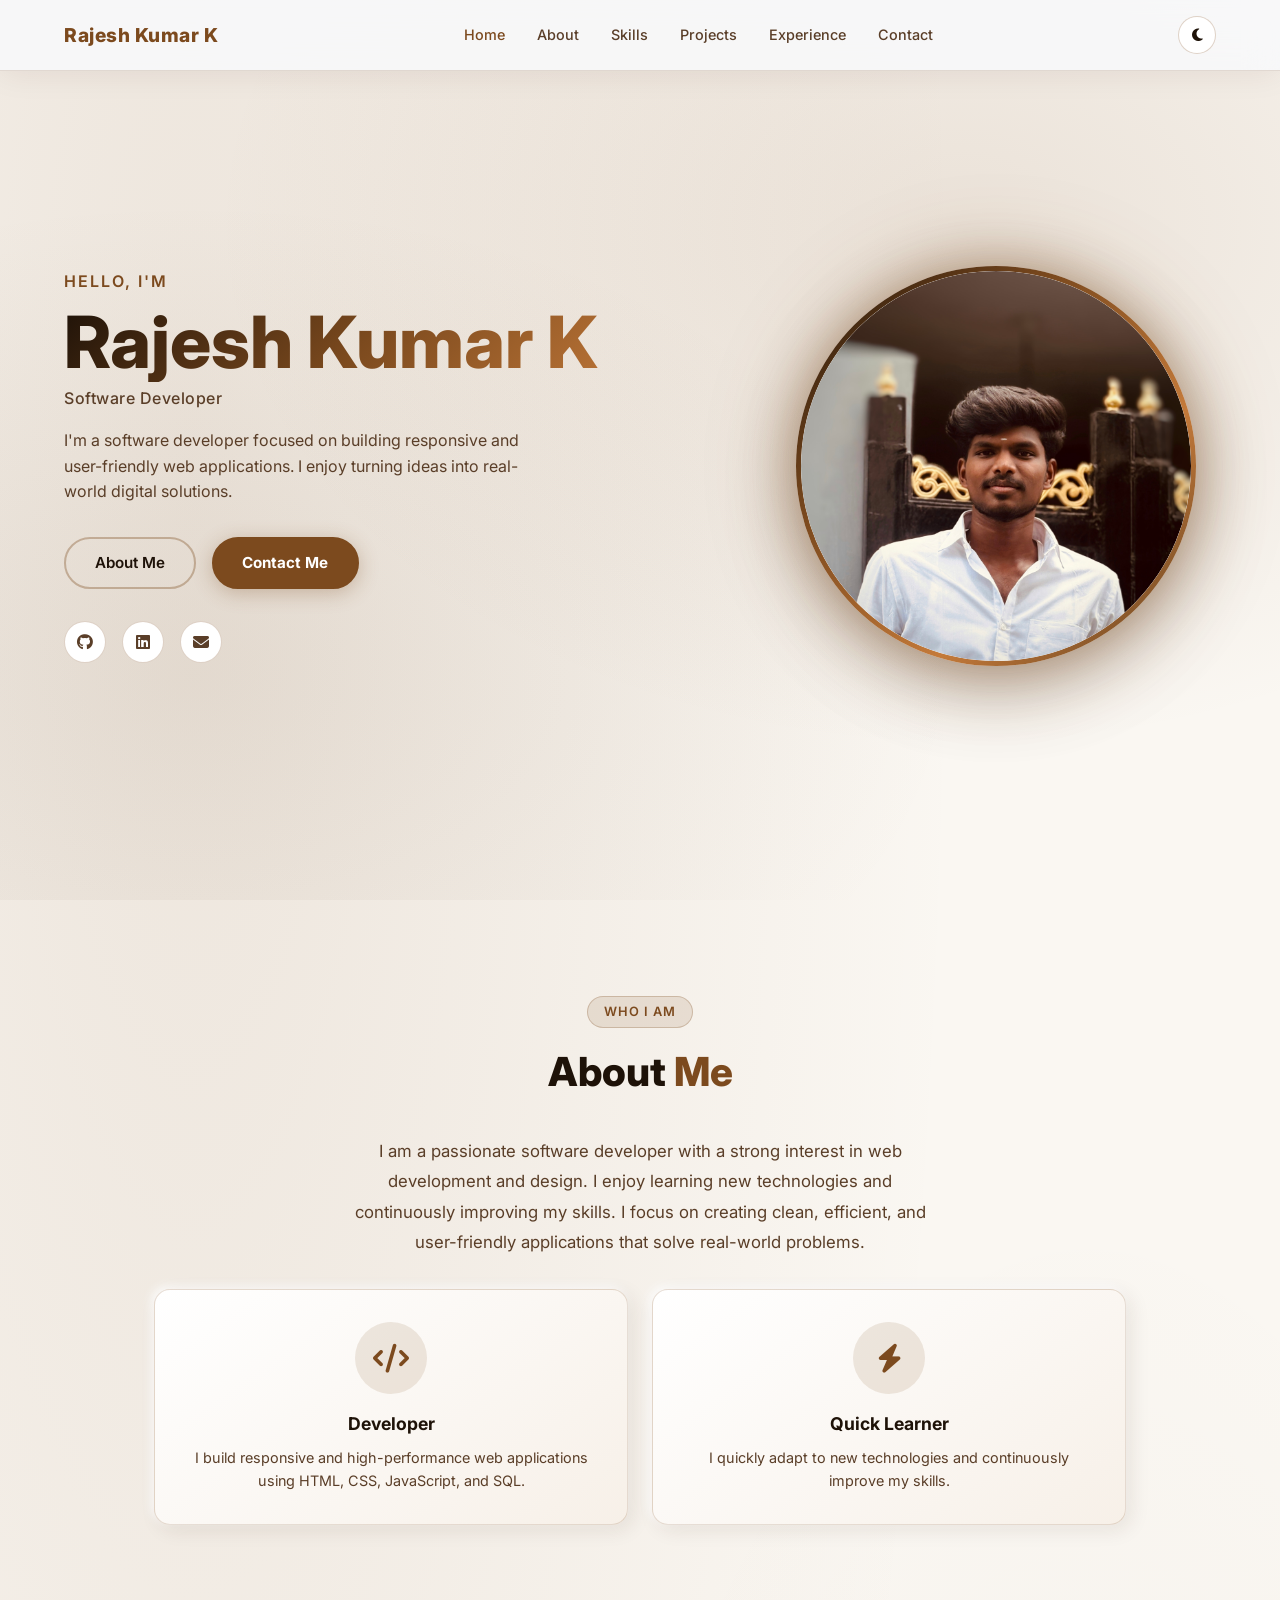
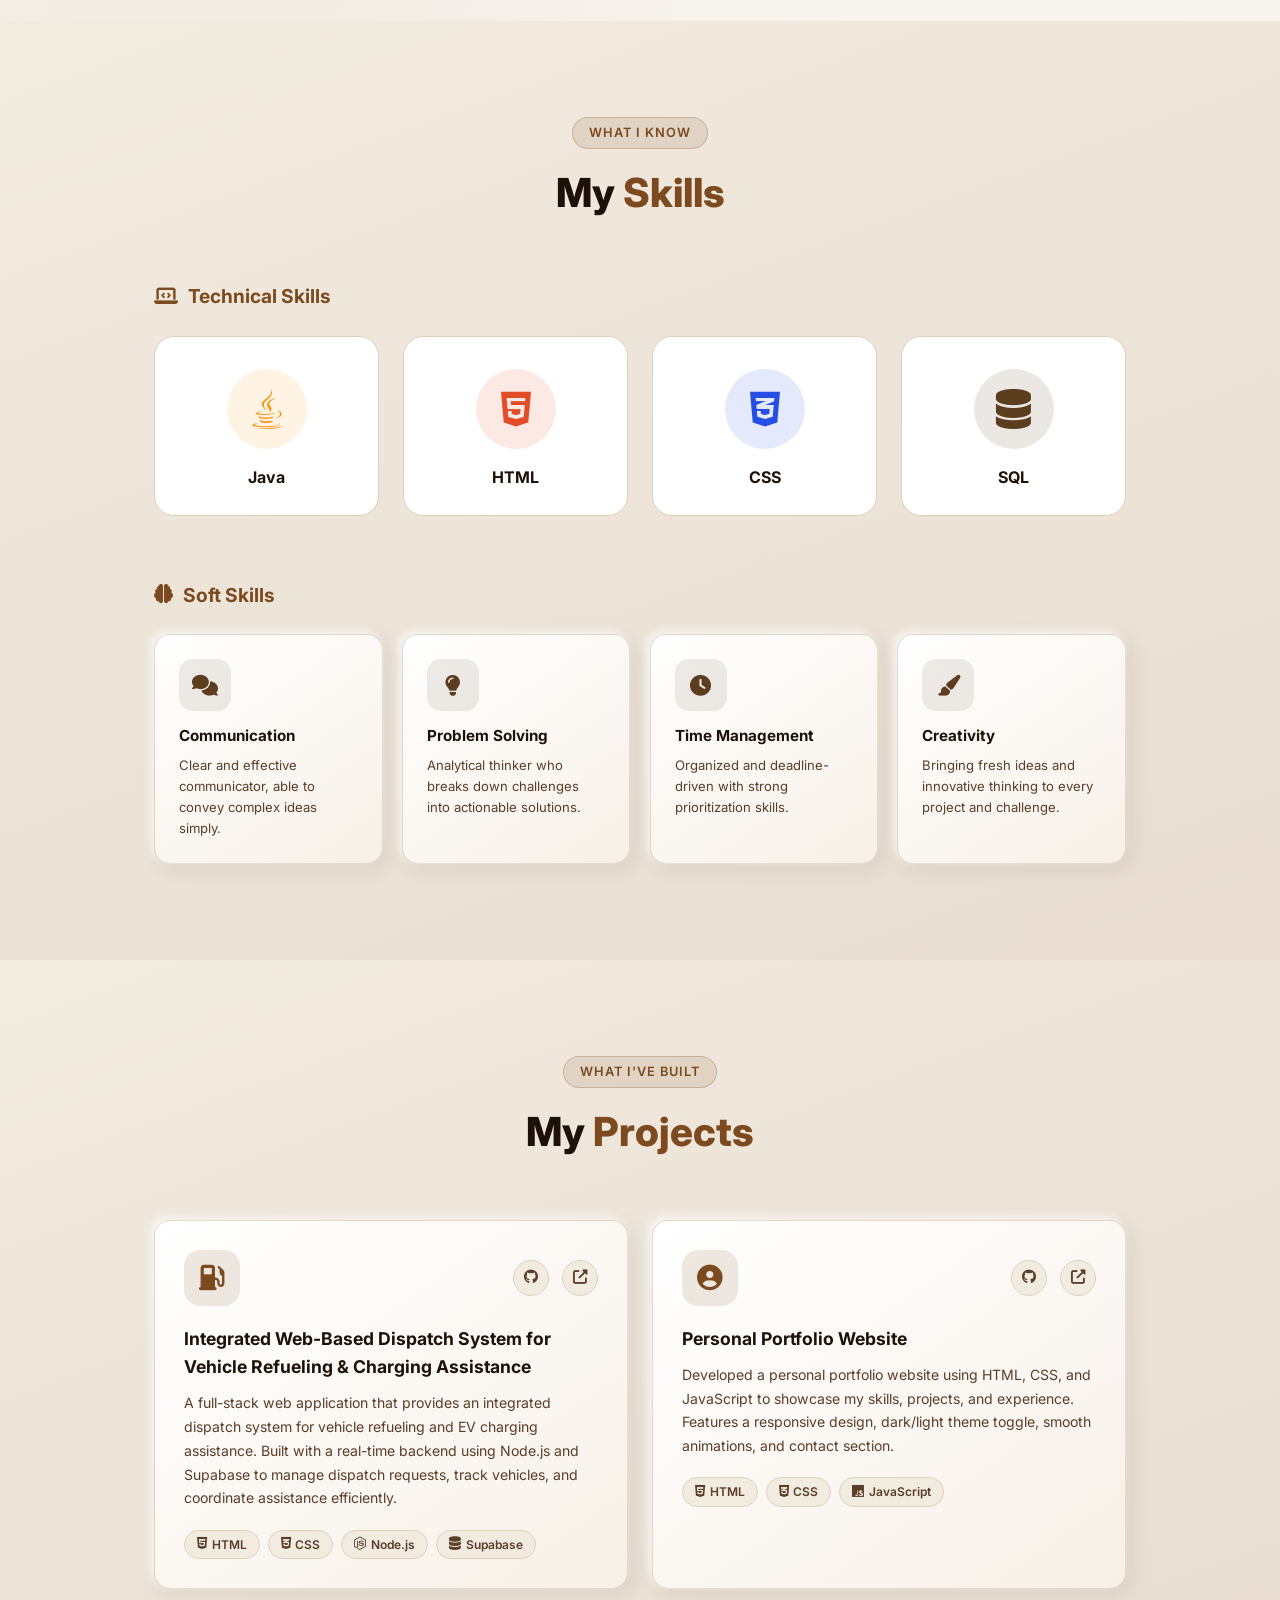
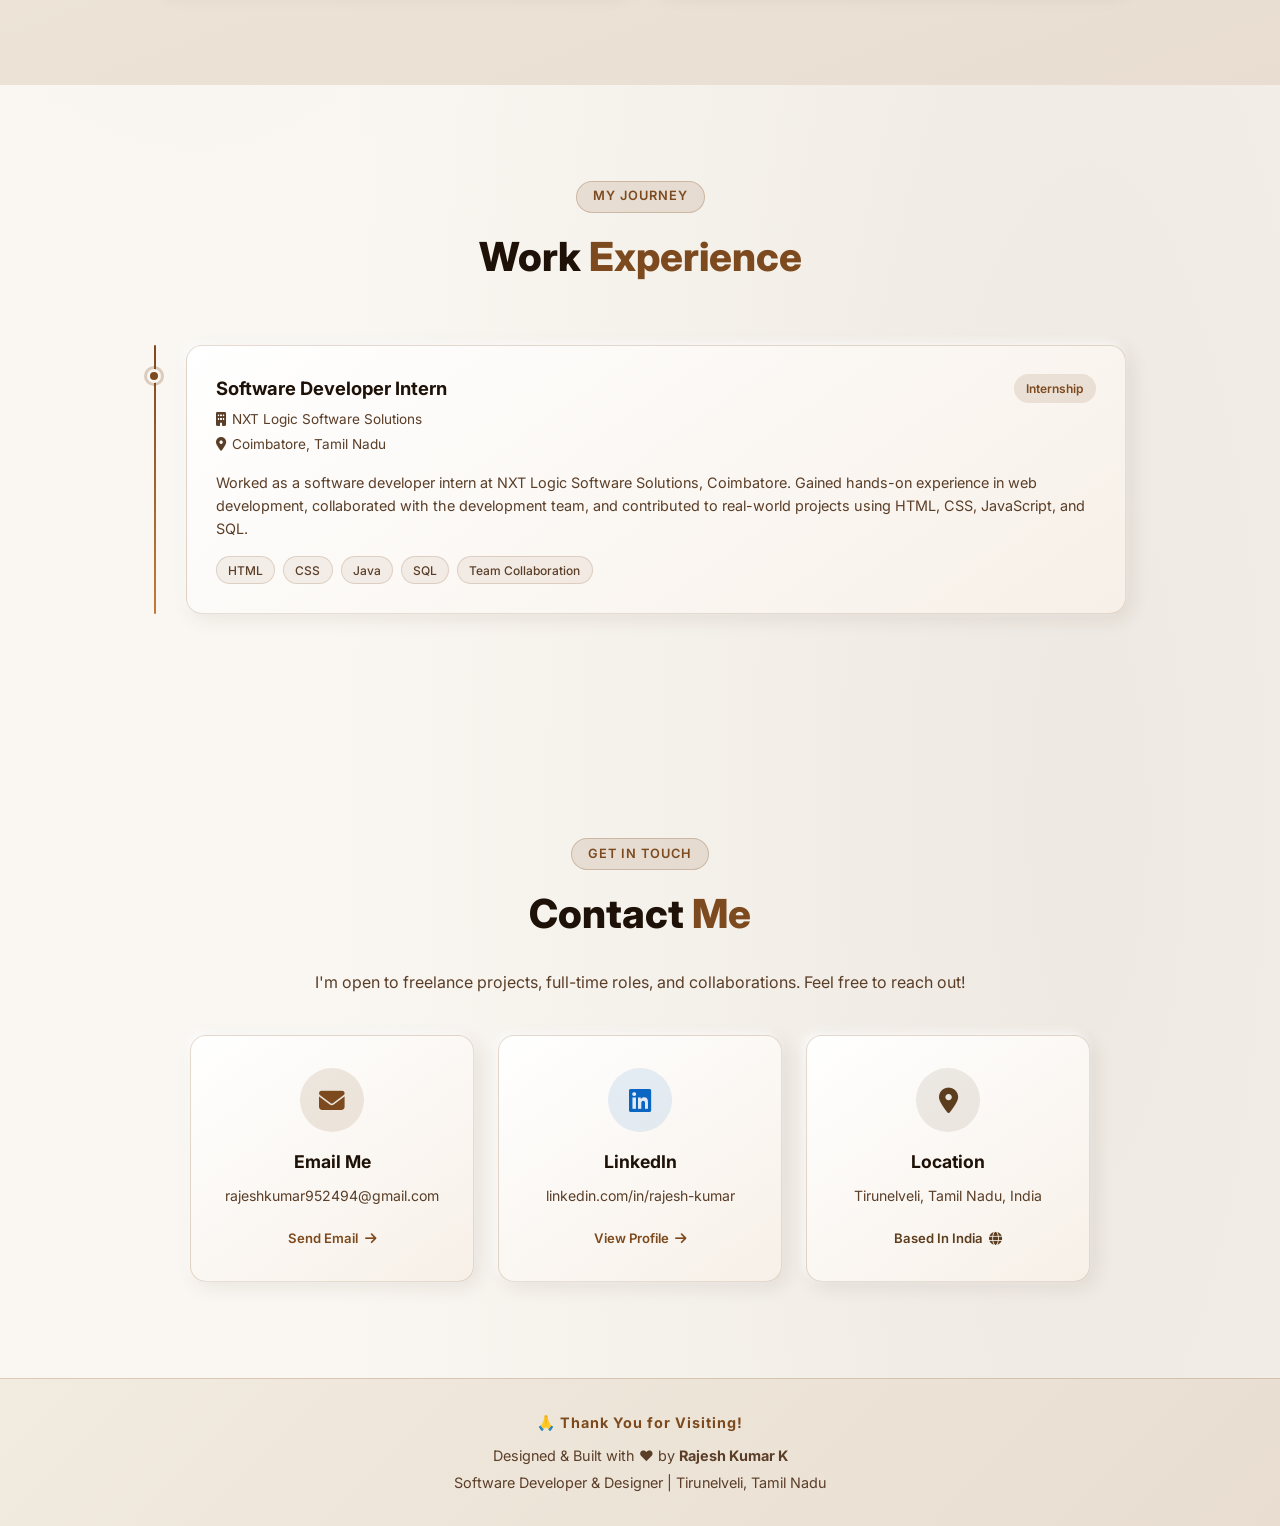
<file: index.html>
<!DOCTYPE html>
<html lang="en" data-theme="light">
<head>
  <meta charset="UTF-8" />
  <meta name="viewport" content="width=device-width, initial-scale=1.0" />
  <title>Portfolio | Software Developer & Designer</title>
  <link rel="stylesheet" href="style.css" />
  <link href="https://fonts.googleapis.com/css2?family=Inter:wght@300;400;500;600;700;800&display=swap" rel="stylesheet" />
  <link rel="stylesheet" href="https://cdnjs.cloudflare.com/ajax/libs/font-awesome/6.5.0/css/all.min.css" />
</head>
<body>

  <!-- NAV -->
  <nav class="navbar" id="navbar">
    <div class="nav-logo">Rajesh Kumar K</div>
    <ul class="nav-links">
      <li><a href="#home">Home</a></li>
      <li><a href="#about">About</a></li>
      <li><a href="#skills">Skills</a></li>
      <li><a href="#projects">Projects</a></li>
      <li><a href="#experience">Experience</a></li>
      <li><a href="#contact">Contact</a></li>
    </ul>
    <div class="nav-right">
      <button class="theme-toggle" id="themeToggle" title="Toggle theme">
        <i class="fas fa-moon" id="themeIcon"></i>
      </button>
      <div class="hamburger" id="hamburger">
        <span></span><span></span><span></span>
      </div>
    </div>
  </nav>

  <!-- HERO -->
  <section class="hero" id="home">
    <div class="hero-content">
      <p class="hero-greeting">Hello, I'm</p>
      <h1 class="hero-name">Rajesh Kumar K</h1>
      <p class="hero-subname">Software Developer</p>
      <p class="hero-desc">
        I'm a software developer focused on building responsive and user-friendly web applications. I enjoy turning ideas into real-world digital solutions.
      </p>
      <div class="hero-btns">
        <a href="#about" class="btn btn-outline">About Me</a>
        <a href="#contact" class="btn btn-primary">Contact Me</a>
      </div>
      <div class="hero-socials">
        <a href="https://github.com/Rajeshk17" target="_blank" rel="noopener noreferrer" title="GitHub"><i class="fab fa-github"></i></a>
        <a href="https://www.linkedin.com/in/rajesh-kumar-b77222259/" target="_blank" rel="noopener noreferrer" title="LinkedIn"><i class="fab fa-linkedin"></i></a>
        <a href="mailto:rajeshkumar952494@gmail.com" target="_blank" rel="noopener noreferrer" title="Email"><i class="fas fa-envelope"></i></a>
      </div>
    </div>
    <div class="hero-visual">
      <div class="avatar-ring">
        <div class="avatar-inner">
          <img src="rajesh.png" alt="Rajesh Kumar K" />
        </div>
      </div>
    </div>
  </section>

  <!-- ABOUT -->
  <section class="section" id="about">
    <div class="container">
      <div class="section-header">
        <span class="section-tag">Who I Am</span>
        <h2 class="section-title">About <span>Me</span></h2>
      </div>
      <p class="about-intro">I am a passionate software developer with a strong interest in web development and design. I enjoy learning new technologies and continuously improving my skills. I focus on creating clean, efficient, and user-friendly applications that solve real-world problems.</p>
      <div class="about-grid">
        <div class="about-card">
          <div class="about-icon"><i class="fas fa-code"></i></div>
          <h3>Developer</h3>
          <p>I build responsive and high-performance web applications using HTML, CSS, JavaScript, and SQL.</p>
        </div>
        <div class="about-card">
          <div class="about-icon"><i class="fas fa-bolt"></i></div>
          <h3>Quick Learner</h3>
          <p>I quickly adapt to new technologies and continuously improve my skills.</p>
        </div>
      </div>
    </div>
  </section>

  <!-- SKILLS -->
  <section class="section section-alt" id="skills">
    <div class="container">
      <div class="section-header">
        <span class="section-tag">What I Know</span>
        <h2 class="section-title">My <span>Skills</span></h2>
      </div>

      <div class="skills-wrapper">
        <!-- Technical Skills -->
        <div class="skills-group">
          <h3 class="skills-group-title"><i class="fas fa-laptop-code"></i> Technical Skills</h3>
          <div class="tech-skills-grid">
            <div class="tech-card" data-skill="Java">
              <div class="tech-card-inner">
                <div class="tech-icon-wrap"><i class="fab fa-java"></i></div>
                <span class="tech-name">Java</span>
                <div class="tech-glow"></div>
              </div>
            </div>
            <div class="tech-card" data-skill="HTML">
              <div class="tech-card-inner">
                <div class="tech-icon-wrap"><i class="fab fa-html5"></i></div>
                <span class="tech-name">HTML</span>
                <div class="tech-glow"></div>
              </div>
            </div>
            <div class="tech-card" data-skill="CSS">
              <div class="tech-card-inner">
                <div class="tech-icon-wrap"><i class="fab fa-css3-alt"></i></div>
                <span class="tech-name">CSS</span>
                <div class="tech-glow"></div>
              </div>
            </div>
            <div class="tech-card" data-skill="SQL">
              <div class="tech-card-inner">
                <div class="tech-icon-wrap"><i class="fas fa-database"></i></div>
                <span class="tech-name">SQL</span>
                <div class="tech-glow"></div>
              </div>
            </div>
          </div>
        </div>

        <!-- Soft Skills -->
        <div class="skills-group">
          <h3 class="skills-group-title"><i class="fas fa-brain"></i> Soft Skills</h3>
          <div class="soft-skills-grid">
            <div class="soft-skill-card">
              <div class="soft-skill-icon"><i class="fas fa-comments"></i></div>
              <h4>Communication</h4>
              <p>Clear and effective communicator, able to convey complex ideas simply.</p>
            </div>
            <div class="soft-skill-card">
              <div class="soft-skill-icon"><i class="fas fa-lightbulb"></i></div>
              <h4>Problem Solving</h4>
              <p>Analytical thinker who breaks down challenges into actionable solutions.</p>
            </div>
            <div class="soft-skill-card">
              <div class="soft-skill-icon"><i class="fas fa-clock"></i></div>
              <h4>Time Management</h4>
              <p>Organized and deadline-driven with strong prioritization skills.</p>
            </div>
            <div class="soft-skill-card">
              <div class="soft-skill-icon"><i class="fas fa-paint-brush"></i></div>
              <h4>Creativity</h4>
              <p>Bringing fresh ideas and innovative thinking to every project and challenge.</p>
            </div>
          </div>
        </div>
      </div>
    </div>
  </section>

  <!-- PROJECTS -->
  <section class="section section-alt" id="projects">
    <div class="container">
      <div class="section-header">
        <span class="section-tag">What I've Built</span>
        <h2 class="section-title">My <span>Projects</span></h2>
      </div>
      <div class="projects-grid">
        <div class="project-card">
          <div class="project-top">
            <div class="project-icon"><i class="fas fa-gas-pump"></i></div>
            <div class="project-links">
              <a href="#" title="View Code"><i class="fab fa-github"></i></a>
              <a href="#" title="Live Demo"><i class="fas fa-external-link-alt"></i></a>
            </div>
          </div>
          <h3>Integrated Web-Based Dispatch System for Vehicle Refueling & Charging Assistance</h3>
          <p>A full-stack web application that provides an integrated dispatch system for vehicle refueling and EV charging assistance. Built with a real-time backend using Node.js and Supabase to manage dispatch requests, track vehicles, and coordinate assistance efficiently.</p>
          <div class="project-tags">
            <span><i class="fab fa-html5"></i> HTML</span>
            <span><i class="fab fa-css3-alt"></i> CSS</span>
            <span><i class="fab fa-node-js"></i> Node.js</span>
            <span><i class="fas fa-database"></i> Supabase</span>
          </div>
        </div>
        <div class="project-card">
          <div class="project-top">
            <div class="project-icon"><i class="fas fa-user-circle"></i></div>
            <div class="project-links">
              <a href="https://github.com/Rajeshk17/Rajeshkumar-portfolio" target="_blank" rel="noopener noreferrer" title="View Code"><i class="fab fa-github"></i></a>
              <a href="https://rajeshk17.github.io/Rajeshkumar-portfolio/" target="_blank" rel="noopener noreferrer" title="Live Demo"><i class="fas fa-external-link-alt"></i></a>
            </div>
          </div>
          <h3>Personal Portfolio Website</h3>
          <p>Developed a personal portfolio website using HTML, CSS, and JavaScript to showcase my skills, projects, and experience. Features a responsive design, dark/light theme toggle, smooth animations, and contact section.</p>
          <div class="project-tags">
            <span><i class="fab fa-html5"></i> HTML</span>
            <span><i class="fab fa-css3-alt"></i> CSS</span>
            <span><i class="fab fa-js"></i> JavaScript</span>
          </div>
        </div>
      </div>
    </div>
  </section>

  <!-- EXPERIENCE -->
  <section class="section" id="experience">
    <div class="container">
      <div class="section-header">
        <span class="section-tag">My Journey</span>
        <h2 class="section-title">Work <span>Experience</span></h2>
      </div>
      <div class="timeline">
        <div class="timeline-item">
          <div class="timeline-dot"></div>
          <div class="timeline-card">
            <div class="timeline-header">
              <div>
                <h3>Software Developer Intern</h3>
                <p class="timeline-company"><i class="fas fa-building"></i> NXT Logic Software Solutions</p>
                <p class="timeline-location"><i class="fas fa-map-marker-alt"></i> Coimbatore, Tamil Nadu</p>
              </div>
              <span class="timeline-badge">Internship</span>
            </div>
            <p class="timeline-desc">
              Worked as a software developer intern at NXT Logic Software Solutions, Coimbatore. 
              Gained hands-on experience in web development, collaborated with the development team, 
              and contributed to real-world projects using HTML, CSS, JavaScript, and SQL.
            </p>
            <div class="timeline-tags">
              <span>HTML</span><span>CSS</span><span>Java</span><span>SQL</span><span>Team Collaboration</span>
            </div>
          </div>
        </div>
      </div>
    </div>
  </section>

  <!-- CONTACT -->
  <section class="section" id="contact">
    <div class="container">
      <div class="section-header">
        <span class="section-tag">Get In Touch</span>
        <h2 class="section-title">Contact <span>Me</span></h2>
      </div>
      <p class="contact-subtitle">I'm open to freelance projects, full-time roles, and collaborations. Feel free to reach out!</p>
      <div class="contact-cards">
        <a href="mailto:rajeshkumar952494@gmail.com" target="_blank" rel="noopener noreferrer" class="contact-card">
          <div class="contact-card-icon"><i class="fas fa-envelope"></i></div>
          <h3>Email Me</h3>
          <p>rajeshkumar952494@gmail.com</p>
          <span class="contact-card-btn">Send Email <i class="fas fa-arrow-right"></i></span>
        </a>
        <a href="https://www.linkedin.com/in/rajesh-kumar-b77222259/" target="_blank" rel="noopener noreferrer" class="contact-card">
          <div class="contact-card-icon linkedin"><i class="fab fa-linkedin"></i></div>
          <h3>LinkedIn</h3>
          <p>linkedin.com/in/rajesh-kumar</p>
          <span class="contact-card-btn">View Profile <i class="fas fa-arrow-right"></i></span>
        </a>
        <div class="contact-card no-link">
          <div class="contact-card-icon location"><i class="fas fa-map-marker-alt"></i></div>
          <h3>Location</h3>
          <p>Tirunelveli, Tamil Nadu, India</p>
          <span class="contact-card-btn">Based In India <i class="fas fa-globe"></i></span>
        </div>
      </div>
    </div>
  </section>

  <!-- FOOTER -->
  <footer class="footer">
    <div class="footer-content">
      <p class="footer-thankyou">🙏 Thank You for Visiting!</p>
      <p>Designed & Built with <span class="heart">❤️</span> by <strong>Rajesh Kumar K</strong></p>
      <p class="footer-sub">Software Developer & Designer | Tirunelveli, Tamil Nadu</p>
    </div>
  </footer>

  <script src="script.js"></script>
</body>
</html>
</file>
<file: style.css>
/* ===== CSS VARIABLES ===== */
:root {
  --bg: #0f0f1a;
  --bg-alt: #13131f;
  --card: #1a1a2e;
  --card-hover: #1f1f38;
  --border: #2a2a45;
  --primary: #7c3aed;
  --primary-light: #9d5cf6;
  --primary-glow: rgba(124, 58, 237, 0.3);
  --accent: #06b6d4;
  --accent-glow: rgba(6, 182, 212, 0.3);
  --text: #e2e8f0;
  --text-muted: #94a3b8;
  --text-dim: #64748b;
  --success: #10b981;
  --shadow: 0 4px 24px rgba(0,0,0,0.4);
  --radius: 16px;
  --transition: 0.3s ease;
}

[data-theme="light"] {
  --bg: #faf7f2;
  --bg-alt: #f2ebe0;
  --card: #ffffff;
  --card-hover: #faf7f2;
  --border: #dfd0bc;
  --primary: #7c4a1e;
  --primary-light: #a0622a;
  --primary-glow: rgba(124, 74, 30, 0.2);
  --accent: #5c3d1e;
  --accent-glow: rgba(92, 61, 30, 0.18);
  --text: #1e1208;
  --text-muted: #5a3e28;
  --text-dim: #9a7a5a;
  --success: #2d6a2d;
  --shadow: 0 4px 32px rgba(60, 30, 10, 0.12);
  --radius: 16px;
  --transition: 0.3s ease;
}

/* ===== RESET ===== */
*, *::before, *::after { box-sizing: border-box; margin: 0; padding: 0; }
html { scroll-behavior: smooth; }
body {
  font-family: 'Inter', sans-serif;
  background: var(--bg);
  color: var(--text);
  line-height: 1.6;
  transition: background var(--transition), color var(--transition);
}
a { text-decoration: none; color: inherit; }
ul { list-style: none; }
img { max-width: 100%; }

/* ===== CINEMATIC LIGHT THEME ===== */
[data-theme="light"] body {
  background-color: #faf7f2;
  background-image:
    radial-gradient(ellipse at 15% 10%, rgba(124,74,30,0.1) 0%, transparent 50%),
    radial-gradient(ellipse at 85% 85%, rgba(92,61,30,0.08) 0%, transparent 50%);
}
[data-theme="light"] .navbar {
  background: rgba(250,247,242,0.93);
  border-bottom: 1px solid rgba(124,74,30,0.18);
  box-shadow: 0 2px 32px rgba(60,30,10,0.08);
}
[data-theme="light"] .hero {
  background-image:
    radial-gradient(ellipse at 75% 25%, rgba(124,74,30,0.12) 0%, transparent 55%),
    radial-gradient(ellipse at 15% 75%, rgba(92,61,30,0.08) 0%, transparent 50%);
}
[data-theme="light"] .hero-name {
  background: linear-gradient(135deg, #1e1208 0%, #7c4a1e 50%, #c47a3a 100%);
  -webkit-background-clip: text; -webkit-text-fill-color: transparent; background-clip: text;
}
[data-theme="light"] .hero-greeting { color: #7c4a1e; }
[data-theme="light"] .hero-roles { color: #5c3d1e; }
[data-theme="light"] .hero-subname { color: #5a3e28; }
[data-theme="light"] .section-alt {
  background: linear-gradient(160deg, #f2ebe0 0%, #e8ddd0 100%);
}
[data-theme="light"] .section-tag {
  background: rgba(124,74,30,0.12);
  color: #7c4a1e;
  border: 1px solid rgba(124,74,30,0.25);
}
[data-theme="light"] .section-title span { color: #7c4a1e; }
[data-theme="light"] .about-card,
[data-theme="light"] .soft-skill-card,
[data-theme="light"] .project-card,
[data-theme="light"] .timeline-card,
[data-theme="light"] .achievement-card,
[data-theme="light"] .contact-card {
  background: linear-gradient(145deg, #ffffff, #f7f0e8);
  border: 1px solid rgba(124,74,30,0.18);
  box-shadow: 5px 5px 20px rgba(60,30,10,0.09), -3px -3px 10px rgba(255,255,255,0.9);
}
[data-theme="light"] .about-card:hover,
[data-theme="light"] .soft-skill-card:hover,
[data-theme="light"] .project-card:hover,
[data-theme="light"] .timeline-card:hover,
[data-theme="light"] .achievement-card:hover,
[data-theme="light"] .contact-card:hover {
  border-color: #7c4a1e;
  box-shadow: 8px 8px 32px rgba(124,74,30,0.22), -3px -3px 10px rgba(255,255,255,0.95);
}
[data-theme="light"] .skill-fill {
  background: linear-gradient(90deg, #1e1208, #7c4a1e, #c47a3a);
}
[data-theme="light"] .skill-fill::after {
  background: #fff;
  box-shadow: 0 0 0 3px #7c4a1e, 0 0 12px rgba(124,74,30,0.5);
}
[data-theme="light"] .footer {
  background: linear-gradient(135deg, #f2ebe0, #e8ddd0);
  border-top: 1px solid rgba(124,74,30,0.2);
}
[data-theme="light"] .footer-thankyou { color: #7c4a1e; }
[data-theme="light"] .avatar-ring {
  background: linear-gradient(135deg, #1e1208, #7c4a1e, #c47a3a, #5c3d1e);
  box-shadow: 0 0 50px rgba(124,74,30,0.4),
              0 0 100px rgba(124,74,30,0.2),
              0 25px 70px rgba(60,30,10,0.25);
}
[data-theme="light"] .avatar-inner { background: #fff; color: #7c4a1e; }
[data-theme="light"] .floating-badge {
  background: #fff;
  border-color: rgba(124,74,30,0.25);
  box-shadow: 4px 4px 16px rgba(60,30,10,0.1);
  color: #1e1208;
}
[data-theme="light"] .timeline::before {
  background: linear-gradient(to bottom, #7c4a1e, #c47a3a);
}
[data-theme="light"] .timeline-dot {
  background: #7c4a1e; border-color: #faf7f2;
  box-shadow: 0 0 0 3px rgba(124,74,30,0.25);
}
[data-theme="light"] .timeline-badge { background: rgba(124,74,30,0.12); color: #7c4a1e; }
[data-theme="light"] .timeline-tags span { background: rgba(124,74,30,0.07); border-color: rgba(124,74,30,0.18); }
[data-theme="light"] .timeline-tags span:hover { background: rgba(124,74,30,0.18); border-color: #7c4a1e; color: #7c4a1e; }
[data-theme="light"] .hero-socials a { background: #fff; border-color: rgba(124,74,30,0.25); }
[data-theme="light"] .hero-socials a:hover { background: #7c4a1e; border-color: #7c4a1e; color: #fff; }
[data-theme="light"] .theme-toggle { background: #fff; border-color: rgba(124,74,30,0.25); }
[data-theme="light"] .theme-toggle:hover { background: #7c4a1e; border-color: #7c4a1e; color: #fff; }
[data-theme="light"] .btn-primary { background: #7c4a1e; border-color: #7c4a1e; color: #fff; font-weight: 700; box-shadow: 0 4px 20px rgba(124,74,30,0.3); }
[data-theme="light"] .btn-primary:hover { background: #a0622a; border-color: #a0622a; box-shadow: 0 8px 28px rgba(124,74,30,0.45); }
[data-theme="light"] .btn-outline { border-color: rgba(124,74,30,0.35); color: #1e1208; }
[data-theme="light"] .btn-outline:hover { border-color: #7c4a1e; color: #7c4a1e; }
[data-theme="light"] .about-icon { background: rgba(124,74,30,0.12); color: #7c4a1e; }
[data-theme="light"] .about-card:hover .about-icon { background: #7c4a1e; color: #fff; box-shadow: 0 8px 24px rgba(124,74,30,0.35); }
[data-theme="light"] .soft-skill-icon { background: rgba(92,61,30,0.1); color: #5c3d1e; }
[data-theme="light"] .soft-skill-card:hover .soft-skill-icon { background: #5c3d1e; color: #fff; }
[data-theme="light"] .project-icon { background: rgba(124,74,30,0.12); color: #7c4a1e; }
[data-theme="light"] .project-card:hover .project-icon { background: #7c4a1e; color: #fff; }
[data-theme="light"] .project-links a:hover { background: #7c4a1e; border-color: #7c4a1e; color: #fff; }
[data-theme="light"] .project-tags span:hover { background: rgba(124,74,30,0.15); border-color: #7c4a1e; color: #7c4a1e; }
[data-theme="light"] .contact-card-icon { background: rgba(124,74,30,0.12); color: #7c4a1e; }
[data-theme="light"] .contact-card-icon.linkedin { background: rgba(10,102,194,0.1); color: #0a66c2; }
[data-theme="light"] .contact-card-icon.location { background: rgba(92,61,30,0.1); color: #5c3d1e; }
[data-theme="light"] .contact-card:hover .contact-card-icon { background: #7c4a1e; color: #fff; }
[data-theme="light"] .contact-card-btn { color: #7c4a1e; }
[data-theme="light"] .contact-card.no-link .contact-card-btn { color: #5c3d1e; }
[data-theme="light"] .contact-card::before { background: linear-gradient(to top, rgba(124,74,30,0.1), transparent); }
[data-theme="light"] .achievement-card.trophy { border-color: #c47a3a; }
[data-theme="light"] .achievement-card.internship { border-color: #2d6a2d; }
[data-theme="light"] .achievement-ribbon { background: rgba(124,74,30,0.08); border-color: rgba(124,74,30,0.25); }
[data-theme="light"] .shape-1 { background: #7c4a1e; opacity: 0.1; }
[data-theme="light"] .shape-2 { background: #5c3d1e; opacity: 0.08; }
[data-theme="light"] .shape-3 { background: #1e1208; opacity: 0.05; }
[data-theme="light"] ::-webkit-scrollbar-track { background: #faf7f2; }
[data-theme="light"] ::-webkit-scrollbar-thumb { background: #7c4a1e; }

/* ===== SCROLLBAR ===== */
::-webkit-scrollbar { width: 6px; }
::-webkit-scrollbar-track { background: var(--bg); }
::-webkit-scrollbar-thumb { background: var(--primary); border-radius: 3px; }

/* ===== NAVBAR ===== */
.navbar {
  position: fixed; top: 0; left: 0; right: 0; z-index: 1000;
  display: flex; align-items: center; justify-content: space-between;
  padding: 1rem 5%;
  background: rgba(15, 15, 26, 0.85);
  backdrop-filter: blur(16px);
  border-bottom: 1px solid var(--border);
  transition: all var(--transition);
}
[data-theme="light"] .navbar {
  background: rgba(248, 250, 252, 0.85);
}
.navbar.scrolled {
  padding: 0.7rem 5%;
  box-shadow: var(--shadow);
}
.nav-logo {
  font-size: 1.2rem; font-weight: 800; color: var(--primary);
  letter-spacing: 0.5px;
}
.nav-links { display: flex; gap: 2rem; }
.nav-links a {
  font-size: 0.9rem; font-weight: 500; color: var(--text-muted);
  position: relative; transition: color var(--transition);
}
.nav-links a::after {
  content: ''; position: absolute; bottom: -4px; left: 0;
  width: 0; height: 2px; background: var(--primary);
  transition: width var(--transition);
}
.nav-links a:hover { color: var(--primary); }
.nav-links a:hover::after { width: 100%; }
.nav-right { display: flex; align-items: center; gap: 1rem; }
.theme-toggle {
  background: var(--card); border: 1px solid var(--border);
  color: var(--text); width: 38px; height: 38px; border-radius: 50%;
  cursor: pointer; display: flex; align-items: center; justify-content: center;
  font-size: 0.9rem; transition: all var(--transition);
}
.theme-toggle:hover { background: var(--primary); border-color: var(--primary); color: #fff; }
.hamburger { display: none; flex-direction: column; gap: 5px; cursor: pointer; }
.hamburger span {
  display: block; width: 24px; height: 2px;
  background: var(--text); border-radius: 2px; transition: all var(--transition);
}

/* ===== HERO ===== */
.hero {
  min-height: 100vh;
  display: flex; align-items: center; justify-content: space-between;
  padding: 6rem 5% 4rem;
  position: relative; overflow: hidden;
  gap: 2rem;
}
.hero-bg-shapes { position: absolute; inset: 0; pointer-events: none; }
.shape {
  position: absolute; border-radius: 50%;
  filter: blur(80px); opacity: 0.15;
}
.shape-1 { width: 500px; height: 500px; background: var(--primary); top: -100px; right: -100px; animation: float-shape 8s ease-in-out infinite; }
.shape-2 { width: 300px; height: 300px; background: var(--accent); bottom: 0; left: -50px; animation: float-shape 10s ease-in-out infinite reverse; }
.shape-3 { width: 200px; height: 200px; background: var(--primary-light); top: 50%; left: 40%; animation: float-shape 6s ease-in-out infinite 2s; }
@keyframes float-shape {
  0%,100% { transform: translate(0, 0) scale(1); }
  33% { transform: translate(20px, -20px) scale(1.05); }
  66% { transform: translate(-15px, 15px) scale(0.95); }
}

.hero-content { flex: 1; max-width: 600px; z-index: 1; }
.hero-greeting { color: var(--primary); font-weight: 600; font-size: 1rem; letter-spacing: 2px; text-transform: uppercase; margin-bottom: 0.5rem; }
.hero-name {
  font-size: clamp(2.5rem, 6vw, 4.5rem);
  font-weight: 800; line-height: 1.1;
  background: linear-gradient(135deg, var(--text) 0%, var(--primary-light) 100%);
  -webkit-background-clip: text; -webkit-text-fill-color: transparent; background-clip: text;
  margin-bottom: 0.3rem;
}
.hero-subname {
  font-size: 1rem; font-weight: 500; color: var(--text-muted);
  margin-bottom: 1rem; letter-spacing: 0.5px;
}
.hero-roles {
  font-size: 1.3rem; font-weight: 600; color: var(--accent);
  min-height: 2rem; margin-bottom: 1.5rem;
}
.cursor { animation: blink 1s infinite; }
@keyframes blink { 0%,100%{opacity:1} 50%{opacity:0} }
.hero-desc { color: var(--text-muted); font-size: 1rem; max-width: 480px; margin-bottom: 2rem; }
.hero-btns { display: flex; gap: 1rem; flex-wrap: wrap; margin-bottom: 2rem; }
.btn {
  padding: 0.75rem 1.8rem; border-radius: 50px; font-weight: 600;
  font-size: 0.95rem; cursor: pointer; transition: all var(--transition);
  display: inline-flex; align-items: center; gap: 0.5rem; border: 2px solid transparent;
}
.btn-primary {
  background: var(--primary); color: #fff; border-color: var(--primary);
}
.btn-primary:hover {
  background: var(--primary-light); border-color: var(--primary-light);
  transform: translateY(-2px); box-shadow: 0 8px 24px var(--primary-glow);
}
.btn-outline {
  background: transparent; color: var(--text); border-color: var(--border);
}
.btn-outline:hover {
  border-color: var(--primary); color: var(--primary);
  transform: translateY(-2px);
}
.btn-full { width: 100%; justify-content: center; }
.hero-socials { display: flex; gap: 1rem; }
.hero-socials a {
  width: 42px; height: 42px; border-radius: 50%;
  background: var(--card); border: 1px solid var(--border);
  display: flex; align-items: center; justify-content: center;
  color: var(--text-muted); font-size: 1rem; transition: all var(--transition);
}
.hero-socials a:hover {
  background: var(--primary); border-color: var(--primary); color: #fff;
  transform: translateY(-3px);
}

/* Hero Visual */
.hero-visual {
  flex: 0 0 auto; position: relative;
  width: 440px; height: 440px; z-index: 1;
  display: flex; align-items: center; justify-content: center;
}
.avatar-ring {
  width: 400px; height: 400px; border-radius: 50%;
  background: linear-gradient(135deg, var(--primary), var(--accent));
  padding: 5px; margin: 0 auto;
  box-shadow: 0 0 50px var(--primary-glow),
              0 0 100px var(--primary-glow),
              0 25px 70px rgba(0,0,0,0.3);
  animation: hero-glow 3s ease-in-out infinite;
}
@keyframes hero-glow {
  0%,100% { box-shadow: 0 0 50px var(--primary-glow), 0 0 100px var(--primary-glow), 0 25px 70px rgba(0,0,0,0.3); }
  50%      { box-shadow: 0 0 80px var(--primary-glow), 0 0 150px var(--primary-glow), 0 25px 70px rgba(0,0,0,0.3); }
}
.avatar-inner {
  width: 100%; height: 100%; border-radius: 50%;
  background: var(--card);
  display: flex; align-items: center; justify-content: center;
  font-size: 5rem; color: var(--primary);
  overflow: hidden;
}
.avatar-inner img {
  width: 100%; height: 100%;
  object-fit: cover;
  object-position: center top;
  border-radius: 50%;
  transform: none;
}
.floating-badge {
  position: absolute; background: var(--card);
  border: 1px solid var(--border); border-radius: 50px;
  padding: 0.4rem 0.9rem; font-size: 0.8rem; font-weight: 600;
  display: flex; align-items: center; gap: 0.4rem;
  box-shadow: var(--shadow); animation: float 3s ease-in-out infinite;
}
.floating-badge i { font-size: 1rem; }
.badge-1 { top: 10px; left: 0; animation-delay: 0s; }
.badge-1 i { color: #e34c26; }
.badge-2 { top: 10px; right: 0; animation-delay: 0.5s; }
.badge-2 i { color: #264de4; }
.badge-3 { bottom: 30px; left: 0; animation-delay: 1s; }
.badge-3 i { color: #f89820; }
.badge-4 { bottom: 30px; right: 0; animation-delay: 1.5s; }
.badge-4 i { color: var(--accent); }
@keyframes float {
  0%,100%{transform:translateY(0)} 50%{transform:translateY(-10px)}
}

/* ===== SECTIONS ===== */
.section { padding: 6rem 0; }
.section-alt { background: var(--bg-alt); }
.container { max-width: 1100px; margin: 0 auto; padding: 0 5%; }
.section-header { text-align: center; margin-bottom: 3.5rem; }
.section-tag {
  display: inline-block; background: var(--primary-glow);
  color: var(--primary); padding: 0.3rem 1rem; border-radius: 50px;
  font-size: 0.8rem; font-weight: 600; letter-spacing: 1px;
  text-transform: uppercase; margin-bottom: 0.75rem;
}
.section-title {
  font-size: clamp(1.8rem, 4vw, 2.5rem); font-weight: 800;
}
.section-title span { color: var(--primary); }

/* ===== ABOUT ===== */
.about-grid {
  display: grid; grid-template-columns: repeat(auto-fit, minmax(230px, 1fr));
  gap: 1.5rem;
}
.about-card {
  background: var(--card); border: 1px solid var(--border);
  border-radius: var(--radius); padding: 2rem;
  text-align: center;
  position: relative; overflow: hidden;
  opacity: 0; transform: perspective(600px) rotateX(30deg) translateY(40px);
  transition: opacity 0.6s ease, transform 0.6s cubic-bezier(0.23, 1, 0.32, 1),
              border-color 0.3s ease, box-shadow 0.3s ease;
}
.about-card.animate-in {
  opacity: 1; transform: perspective(600px) rotateX(0deg) translateY(0);
}
.about-card::before {
  content: ''; position: absolute; top: -60%; left: -60%;
  width: 220%; height: 220%;
  background: conic-gradient(from 0deg, transparent 0deg, var(--primary-glow) 60deg, transparent 120deg);
  opacity: 0; transition: opacity 0.5s ease;
  animation: spin-glow 4s linear infinite;
}
@keyframes spin-glow { from { transform: rotate(0deg); } to { transform: rotate(360deg); } }
.about-card:hover::before { opacity: 1; }
.about-card:hover {
  transform: perspective(600px) rotateX(0deg) translateY(-10px) scale(1.03);
  border-color: var(--primary);
  box-shadow: 0 24px 48px var(--primary-glow);
}
.about-icon {
  width: 72px; height: 72px; border-radius: 50%;
  background: var(--primary-glow); color: var(--primary);
  display: flex; align-items: center; justify-content: center;
  font-size: 1.8rem; margin: 0 auto 1rem;
  position: relative; z-index: 1;
  transition: transform 0.5s cubic-bezier(0.175, 0.885, 0.32, 1.275),
              background 0.3s ease, color 0.3s ease, box-shadow 0.3s ease;
}
.about-card:hover .about-icon {
  transform: rotateY(180deg) scale(1.2);
  background: var(--primary); color: #fff;
  box-shadow: 0 0 24px var(--primary-glow), 0 0 48px var(--primary-glow);
}
.about-card h3 {
  font-size: 1.1rem; font-weight: 700; margin-bottom: 0.5rem;
  position: relative; z-index: 1; transition: color 0.3s ease;
}
.about-card:hover h3 { color: var(--primary); }
.about-card p { color: var(--text-muted); font-size: 0.9rem; position: relative; z-index: 1; }

/* ===== SKILLS ===== */
.skills-wrapper { display: flex; flex-direction: column; gap: 3rem; }
.skills-group-title {
  font-size: 1.2rem; font-weight: 700; margin-bottom: 1.5rem;
  display: flex; align-items: center; gap: 0.6rem; color: var(--primary);
}
.skill-bars { display: flex; flex-direction: column; gap: 1.4rem; }
.skill-item {
  opacity: 0; transform: translateX(-50px) skewX(-5deg);
  transition: opacity 0.5s ease, transform 0.6s cubic-bezier(0.23, 1, 0.32, 1);
}
.skill-item.animate-in {
  opacity: 1; transform: translateX(0) skewX(0deg);
}
.skill-info {
  display: flex; justify-content: flex-start;
  font-size: 0.95rem; font-weight: 600; margin-bottom: 0.6rem;
  align-items: center; gap: 0.5rem;
}
.skill-info span { display: flex; align-items: center; gap: 0.4rem; }
.skill-info i { font-size: 1rem; }
.skill-bar {
  height: 12px; background: var(--border); border-radius: 6px;
  overflow: hidden; position: relative;
}
.skill-fill {
  height: 100%; width: 0; border-radius: 6px;
  background: linear-gradient(90deg, var(--primary), var(--primary-light), var(--accent));
  background-size: 200% 100%;
  transition: width 1.6s cubic-bezier(0.4, 0, 0.2, 1);
  animation: gradient-shift 3s ease infinite;
  position: relative;
}
@keyframes gradient-shift {
  0% { background-position: 0% 50%; }
  50% { background-position: 100% 50%; }
  100% { background-position: 0% 50%; }
}
.skill-fill::before {
  content: ''; position: absolute; inset: 0;
  background: linear-gradient(90deg, transparent, rgba(255,255,255,0.25), transparent);
  animation: sweep 2.5s ease-in-out infinite;
}
@keyframes sweep {
  0% { transform: translateX(-100%); }
  100% { transform: translateX(400%); }
}
.skill-fill::after {
  content: ''; position: absolute; right: -1px; top: 50%;
  transform: translateY(-50%);
  width: 16px; height: 16px; border-radius: 50%;
  background: #fff;
  box-shadow: 0 0 0 3px var(--accent), 0 0 12px var(--accent);
  opacity: 0; transition: opacity 0.4s ease 1.4s;
}
.skill-fill.filled::after { opacity: 1; }

.soft-skills-grid {
  display: grid; grid-template-columns: repeat(auto-fit, minmax(200px, 1fr));
  gap: 1.2rem;
}
.soft-skill-card {
  background: var(--card); border: 1px solid var(--border);
  border-radius: var(--radius); padding: 1.5rem;
  position: relative; overflow: hidden;
  opacity: 0; transform: scale(0.8) rotate(-3deg);
  transition: opacity 0.5s ease, transform 0.5s cubic-bezier(0.175, 0.885, 0.32, 1.275),
              border-color 0.3s ease, box-shadow 0.3s ease;
}
.soft-skill-card.animate-in {
  opacity: 1; transform: scale(1) rotate(0deg);
}
.soft-skill-card::before {
  content: ''; position: absolute; top: 0; left: -100%;
  width: 60%; height: 100%;
  background: linear-gradient(90deg, transparent, rgba(255,255,255,0.06), transparent);
  transition: left 0.6s ease;
}
.soft-skill-card:hover::before { left: 150%; }
.soft-skill-card::after {
  content: ''; position: absolute; bottom: 0; left: 0;
  width: 0; height: 3px;
  background: linear-gradient(90deg, var(--primary), var(--accent));
  transition: width 0.5s cubic-bezier(0.4, 0, 0.2, 1);
  border-radius: 0 0 3px 3px;
}
.soft-skill-card:hover::after { width: 100%; }
.soft-skill-card:hover {
  transform: translateY(-8px) scale(1.03);
  border-color: var(--accent);
  box-shadow: 0 16px 32px var(--accent-glow);
}
.soft-skill-icon {
  width: 52px; height: 52px; border-radius: 14px;
  background: var(--accent-glow); color: var(--accent);
  display: flex; align-items: center; justify-content: center;
  font-size: 1.3rem; margin-bottom: 0.8rem;
  transition: transform 0.5s cubic-bezier(0.175, 0.885, 0.32, 1.275),
              background 0.3s ease, color 0.3s ease, box-shadow 0.3s ease;
}
.soft-skill-card:hover .soft-skill-icon {
  transform: rotate(15deg) scale(1.25) translateY(-4px);
  background: var(--accent); color: #fff;
  box-shadow: 0 8px 20px var(--accent-glow);
}
.soft-skill-card h4 { font-size: 0.95rem; font-weight: 700; margin-bottom: 0.4rem; transition: color 0.3s; }
.soft-skill-card:hover h4 { color: var(--accent); }
.soft-skill-card p { color: var(--text-muted); font-size: 0.82rem; }

/* ===== PROJECTS ===== */
.projects-grid {
  display: grid; grid-template-columns: repeat(auto-fit, minmax(300px, 1fr));
  gap: 1.5rem;
}
.project-card {
  background: var(--card); border: 1px solid var(--border);
  border-radius: var(--radius); padding: 1.8rem;
  position: relative; overflow: hidden;
  opacity: 0; transform: translateY(50px) scale(0.95);
  transition: opacity 0.6s ease, transform 0.6s cubic-bezier(0.23, 1, 0.32, 1),
              border-color 0.3s ease, box-shadow 0.4s ease;
}
.project-card.animate-in {
  opacity: 1; transform: translateY(0) scale(1);
}
/* Animated glowing border on hover */
.project-card::before {
  content: ''; position: absolute; top: 0; left: 0; right: 0;
  height: 3px;
  background: linear-gradient(90deg, var(--primary), var(--accent), var(--primary));
  background-size: 200% 100%;
  transform: scaleX(0); transform-origin: left;
  transition: transform 0.5s ease;
  animation: gradient-shift 3s ease infinite;
}
.project-card:hover::before { transform: scaleX(1); }
/* Shimmer sweep effect */
.project-card::after {
  content: ''; position: absolute; top: 0; left: -100%;
  width: 60%; height: 100%;
  background: linear-gradient(90deg, transparent, rgba(255,255,255,0.05), transparent);
  transition: left 0.7s ease;
}
.project-card:hover::after { left: 150%; }
.project-card:hover {
  transform: translateY(-12px) scale(1.02) perspective(800px) rotateX(2deg);
  border-color: var(--primary);
  box-shadow: 0 24px 48px var(--primary-glow), 0 0 0 1px var(--primary);
}
.project-top {
  display: flex; justify-content: space-between; align-items: center;
  margin-bottom: 1.2rem;
}
.project-icon {
  width: 56px; height: 56px; border-radius: 16px;
  background: var(--primary-glow); color: var(--primary);
  display: flex; align-items: center; justify-content: center;
  font-size: 1.6rem; position: relative;
  transition: transform 0.5s cubic-bezier(0.175, 0.885, 0.32, 1.275),
              background 0.3s ease, color 0.3s ease, box-shadow 0.3s ease;
}
.project-icon::after {
  content: ''; position: absolute; inset: -3px;
  border-radius: 18px;
  background: linear-gradient(135deg, var(--primary), var(--accent));
  opacity: 0; z-index: -1;
  transition: opacity 0.3s ease;
}
.project-card:hover .project-icon {
  transform: rotate(-15deg) scale(1.2) translateY(-4px);
  background: var(--primary); color: #fff;
  box-shadow: 0 8px 24px var(--primary-glow);
}
.project-card:hover .project-icon::after { opacity: 1; }
.project-links { display: flex; gap: 0.8rem; }
.project-links a {
  width: 36px; height: 36px; border-radius: 50%;
  background: var(--bg-alt); border: 1px solid var(--border);
  display: flex; align-items: center; justify-content: center;
  color: var(--text-muted); font-size: 0.9rem;
  transition: all 0.4s cubic-bezier(0.175, 0.885, 0.32, 1.275);
}
.project-links a:hover {
  background: var(--primary); border-color: var(--primary); color: #fff;
  transform: rotate(360deg) scale(1.15);
  box-shadow: 0 4px 12px var(--primary-glow);
}
.project-card h3 {
  font-size: 1.1rem; font-weight: 700; margin-bottom: 0.6rem;
  transition: color 0.3s ease;
}
.project-card:hover h3 { color: var(--primary); }
.project-card p { color: var(--text-muted); font-size: 0.88rem; line-height: 1.7; margin-bottom: 1.2rem; }
.project-tags { display: flex; flex-wrap: wrap; gap: 0.5rem; }
.project-tags span {
  background: var(--bg-alt); border: 1px solid var(--border);
  padding: 0.25rem 0.75rem; border-radius: 50px;
  font-size: 0.75rem; font-weight: 600; color: var(--text-muted);
  display: flex; align-items: center; gap: 0.3rem;
  transition: all 0.3s cubic-bezier(0.175, 0.885, 0.32, 1.275);
}
.project-tags span:hover {
  background: var(--primary-glow); border-color: var(--primary); color: var(--primary);
  transform: translateY(-3px) scale(1.05);
  box-shadow: 0 4px 10px var(--primary-glow);
}
.project-tags span i { font-size: 0.85rem; }

/* ===== TIMELINE ===== */
.timeline { position: relative; padding-left: 2rem; }
.timeline::before {
  content: ''; position: absolute; left: 0; top: 0; bottom: 0;
  width: 2px; background: linear-gradient(to bottom, var(--primary), var(--accent));
  border-radius: 2px;
}
.timeline-item { position: relative; margin-bottom: 2rem; }
.timeline-dot {
  position: absolute; left: -2.45rem; top: 1.5rem;
  width: 14px; height: 14px; border-radius: 50%;
  background: var(--primary); border: 3px solid var(--bg);
  box-shadow: 0 0 0 3px var(--primary-glow);
  animation: dot-pulse 2s ease-in-out infinite;
}
@keyframes dot-pulse {
  0%,100% { box-shadow: 0 0 0 3px var(--primary-glow); }
  50% { box-shadow: 0 0 0 6px var(--primary-glow), 0 0 16px var(--primary); }
}
.timeline-card {
  background: var(--card); border: 1px solid var(--border);
  border-radius: var(--radius); padding: 1.8rem;
  transition: transform 0.4s cubic-bezier(0.23, 1, 0.32, 1),
              border-color 0.3s ease, box-shadow 0.4s ease;
  position: relative; overflow: hidden;
}
.timeline-card::after {
  content: ''; position: absolute; left: 0; top: 0; bottom: 0;
  width: 3px; background: linear-gradient(to bottom, var(--primary), var(--accent));
  transform: scaleY(0); transform-origin: top;
  transition: transform 0.4s ease;
}
.timeline-card:hover::after { transform: scaleY(1); }
.timeline-card:hover {
  transform: translateX(6px);
  border-color: var(--primary); box-shadow: 0 8px 32px var(--primary-glow);
}
.timeline-header {
  display: flex; justify-content: space-between; align-items: flex-start;
  flex-wrap: wrap; gap: 1rem; margin-bottom: 1rem;
}
.timeline-header h3 { font-size: 1.15rem; font-weight: 700; margin-bottom: 0.3rem; }
.timeline-company, .timeline-location {
  font-size: 0.85rem; color: var(--text-muted);
  display: flex; align-items: center; gap: 0.4rem; margin-top: 0.2rem;
}
.timeline-badge {
  background: var(--primary-glow); color: var(--primary);
  padding: 0.3rem 0.8rem; border-radius: 50px;
  font-size: 0.75rem; font-weight: 600; white-space: nowrap;
}
.timeline-desc { color: var(--text-muted); font-size: 0.9rem; margin-bottom: 1rem; }
.timeline-tags { display: flex; flex-wrap: wrap; gap: 0.5rem; }
.timeline-tags span {
  background: var(--bg-alt); border: 1px solid var(--border);
  padding: 0.2rem 0.7rem; border-radius: 50px;
  font-size: 0.75rem; font-weight: 500; color: var(--text-muted);
  transition: all 0.3s ease;
}
.timeline-tags span:hover {
  background: var(--primary-glow); border-color: var(--primary); color: var(--primary);
}

/* ===== ACHIEVEMENTS ===== */
.achievements-grid {
  display: grid; grid-template-columns: repeat(auto-fit, minmax(300px, 1fr));
  gap: 1.5rem;
}
.achievement-card {
  background: var(--card); border: 1px solid var(--border);
  border-radius: var(--radius); padding: 2rem;
  display: flex; gap: 1.2rem; position: relative; overflow: hidden;
  transition: transform 0.4s cubic-bezier(0.23, 1, 0.32, 1), box-shadow 0.4s ease;
}
.achievement-card::before {
  content: ''; position: absolute; inset: 0;
  opacity: 0; transition: opacity 0.4s ease;
}
.achievement-card.trophy::before {
  background: radial-gradient(circle at top right, rgba(245,158,11,0.12), transparent 60%);
}
.achievement-card.internship::before {
  background: radial-gradient(circle at top right, rgba(16,185,129,0.12), transparent 60%);
}
.achievement-card:hover::before { opacity: 1; }
.achievement-card:hover {
  transform: translateY(-8px) scale(1.02);
}
.achievement-card.trophy { border-color: #f59e0b; }
.achievement-card.trophy:hover { box-shadow: 0 20px 48px rgba(245,158,11,0.25); }
.achievement-card.internship { border-color: var(--success); }
.achievement-card.internship:hover { box-shadow: 0 20px 48px rgba(16,185,129,0.25); }
.achievement-icon {
  font-size: 2.5rem; flex-shrink: 0;
  transition: transform 0.5s cubic-bezier(0.175, 0.885, 0.32, 1.275);
}
.achievement-card:hover .achievement-icon { transform: scale(1.3) rotate(-10deg); }
.achievement-card.trophy .achievement-icon { color: #f59e0b; }
.achievement-card.internship .achievement-icon { color: var(--success); }
.achievement-year {
  font-size: 0.75rem; font-weight: 600; color: var(--text-dim);
  text-transform: uppercase; letter-spacing: 1px;
}
.achievement-content h3 { font-size: 1.1rem; font-weight: 700; margin: 0.3rem 0; }
.achievement-org {
  font-size: 0.85rem; color: var(--text-muted);
  display: flex; align-items: center; gap: 0.4rem; margin-bottom: 0.5rem;
}
.achievement-content p { color: var(--text-muted); font-size: 0.88rem; }
.achievement-ribbon {
  position: absolute; top: 1rem; right: 1rem;
  font-size: 0.75rem; font-weight: 700;
  background: var(--bg-alt); border: 1px solid var(--border);
  padding: 0.2rem 0.6rem; border-radius: 50px;
  transition: transform 0.3s ease;
}
.achievement-card:hover .achievement-ribbon { transform: scale(1.1); }

/* ===== CONTACT ===== */
.contact-subtitle {
  text-align: center; color: var(--text-muted);
  font-size: 1rem; margin-top: -2rem; margin-bottom: 2.5rem;
}
.contact-cards {
  display: grid; grid-template-columns: repeat(auto-fit, minmax(240px, 1fr));
  gap: 1.5rem; max-width: 900px; margin: 0 auto;
}
.contact-card {
  background: var(--card); border: 1px solid var(--border);
  border-radius: var(--radius); padding: 2rem;
  text-align: center;
  display: flex; flex-direction: column; align-items: center; gap: 0.5rem;
  cursor: pointer; position: relative; overflow: hidden;
  transition: transform 0.4s cubic-bezier(0.23, 1, 0.32, 1),
              border-color 0.3s ease, box-shadow 0.4s ease;
}
.contact-card::before {
  content: ''; position: absolute; bottom: -100%; left: 0; right: 0;
  height: 100%;
  background: linear-gradient(to top, var(--primary-glow), transparent);
  transition: bottom 0.4s ease;
}
.contact-card:hover::before { bottom: 0; }
.contact-card:hover {
  transform: translateY(-8px) scale(1.03);
  border-color: var(--primary);
  box-shadow: 0 16px 40px var(--primary-glow);
}
.contact-card.no-link { cursor: default; }
.contact-card.no-link::before {
  background: linear-gradient(to top, var(--accent-glow), transparent);
}
.contact-card.no-link:hover { border-color: var(--accent); box-shadow: 0 16px 40px var(--accent-glow); }
.contact-card-icon {
  width: 64px; height: 64px; border-radius: 50%;
  background: var(--primary-glow); color: var(--primary);
  display: flex; align-items: center; justify-content: center;
  font-size: 1.6rem; margin-bottom: 0.5rem;
  position: relative; z-index: 1;
  transition: transform 0.4s cubic-bezier(0.175, 0.885, 0.32, 1.275),
              background 0.3s ease, color 0.3s ease;
}
.contact-card:hover .contact-card-icon {
  transform: scale(1.2) rotate(10deg);
  background: var(--primary); color: #fff;
}
.contact-card.no-link:hover .contact-card-icon {
  background: var(--accent); color: #fff;
}
.contact-card-icon.linkedin { background: rgba(10,102,194,0.15); color: #0a66c2; }
.contact-card-icon.location { background: var(--accent-glow); color: var(--accent); }
.contact-card h3 { font-size: 1.1rem; font-weight: 700; position: relative; z-index: 1; }
.contact-card p { color: var(--text-muted); font-size: 0.88rem; position: relative; z-index: 1; }
.contact-card-btn {
  margin-top: 0.8rem; font-size: 0.82rem; font-weight: 600;
  color: var(--primary); display: flex; align-items: center; gap: 0.4rem;
  position: relative; z-index: 1;
  transition: gap 0.3s ease;
}
.contact-card:hover .contact-card-btn { gap: 0.7rem; }
.contact-card.no-link .contact-card-btn { color: var(--accent); }

/* ===== FOOTER ===== */
.footer {
  background: var(--bg-alt); border-top: 1px solid var(--border);
  padding: 2rem; text-align: center;
}
.footer-content p { color: var(--text-muted); font-size: 0.9rem; }
.footer-sub { font-size: 0.8rem; color: var(--text-dim); margin-top: 0.3rem; }
.footer-thankyou {
  font-size: 1.4rem; font-weight: 700; color: var(--primary);
  margin-bottom: 0.6rem; letter-spacing: 1px;
  animation: pulse 2s ease-in-out infinite;
}
@keyframes pulse {
  0%,100% { opacity: 1; transform: scale(1); }
  50% { opacity: 0.8; transform: scale(1.04); }
}
.heart { animation: heartbeat 1.5s ease infinite; display: inline-block; }
@keyframes heartbeat {
  0%,100%{transform:scale(1)} 50%{transform:scale(1.3)}
}

/* ===== SCROLL REVEAL ===== */
.reveal {
  opacity: 0; transform: translateY(30px);
  transition: opacity 0.6s ease, transform 0.6s ease;
}
.reveal.visible { opacity: 1; transform: translateY(0); }

/* ===== RESPONSIVE ===== */
@media (max-width: 900px) {
  .hero { flex-direction: column; text-align: center; padding-top: 7rem; }
  .hero-desc { margin: 0 auto 2rem; }
  .hero-btns { justify-content: center; }
  .hero-socials { justify-content: center; }
  .hero-visual { width: 280px; height: 280px; }
  .avatar-ring { width: 200px; height: 200px; }
  .contact-wrapper { grid-template-columns: 1fr; }
}
@media (max-width: 640px) {
  .nav-links { display: none; flex-direction: column; position: absolute; top: 100%; left: 0; right: 0; background: var(--bg-alt); border-bottom: 1px solid var(--border); padding: 1rem 5%; gap: 1rem; }
  .nav-links.open { display: flex; }
  .hamburger { display: flex; }
  .hero { flex-direction: column; text-align: center; padding-top: 7rem; gap: 1.5rem; }
  .hero-desc { margin: 0 auto 2rem; }
  .hero-btns { justify-content: center; }
  .hero-socials { justify-content: center; }
  .hero-visual { display: flex; width: 220px; height: 220px; margin: 0 auto; }
  .avatar-ring { width: 200px; height: 200px; margin: 0 auto; }
  .timeline { padding-left: 1.5rem; }
  .timeline-dot { left: -1.95rem; }
}

/* ===== CINEMATIC TECH SKILLS ===== */
.tech-skills-grid {
  display: grid;
  grid-template-columns: repeat(4, 1fr);
  gap: 1.5rem;
  margin-bottom: 1rem;
}
.tech-card {
  opacity: 0;
  transform: translateY(40px) scale(0.85);
  transition: opacity 0.6s ease, transform 0.6s cubic-bezier(0.23,1,0.32,1);
  cursor: pointer;
}
.tech-card.animate-in {
  opacity: 1;
  transform: translateY(0) scale(1);
}
.tech-card-inner {
  position: relative;
  background: var(--card);
  border: 1px solid var(--border);
  border-radius: 20px;
  padding: 2rem 1rem 1.5rem;
  text-align: center;
  overflow: hidden;
  transition: transform 0.4s cubic-bezier(0.23,1,0.32,1),
              border-color 0.3s ease, box-shadow 0.4s ease;
}
.tech-card:hover .tech-card-inner {
  transform: translateY(-10px) scale(1.05);
  border-color: var(--primary);
  box-shadow: 0 20px 50px var(--primary-glow),
              0 0 0 1px var(--primary);
}
.tech-icon-wrap {
  width: 80px; height: 80px;
  border-radius: 50%;
  background: var(--primary-glow);
  display: flex; align-items: center; justify-content: center;
  margin: 0 auto 1rem;
  font-size: 2.5rem;
  color: var(--primary);
  transition: transform 0.5s cubic-bezier(0.175,0.885,0.32,1.275),
              background 0.3s, box-shadow 0.3s;
  position: relative; z-index: 1;
}
.tech-card:hover .tech-icon-wrap {
  transform: scale(1.2) rotate(-8deg);
  background: var(--primary);
  color: #fff;
  box-shadow: 0 0 30px var(--primary-glow), 0 0 60px var(--primary-glow);
}
/* HTML icon color */
.tech-card[data-skill="HTML"] .tech-icon-wrap i { color: #e34c26; }
.tech-card[data-skill="HTML"]:hover .tech-icon-wrap i { color: #fff; }
/* CSS icon color */
.tech-card[data-skill="CSS"] .tech-icon-wrap i { color: #264de4; }
.tech-card[data-skill="CSS"]:hover .tech-icon-wrap i { color: #fff; }
/* Java icon color */
.tech-card[data-skill="Java"] .tech-icon-wrap i { color: #f89820; }
.tech-card[data-skill="Java"]:hover .tech-icon-wrap i { color: #fff; }
/* SQL icon color */
.tech-card[data-skill="SQL"] .tech-icon-wrap i { color: var(--accent); }
.tech-card[data-skill="SQL"]:hover .tech-icon-wrap i { color: #fff; }

.tech-name {
  display: block;
  font-size: 1rem; font-weight: 700;
  color: var(--text);
  position: relative; z-index: 1;
  transition: color 0.3s;
}
.tech-card:hover .tech-name { color: var(--primary); }

/* Animated glow orb behind icon */
.tech-glow {
  position: absolute;
  width: 120px; height: 120px;
  border-radius: 50%;
  background: var(--primary-glow);
  top: 50%; left: 50%;
  transform: translate(-50%, -60%) scale(0);
  transition: transform 0.5s ease, opacity 0.5s ease;
  opacity: 0;
  filter: blur(20px);
}
.tech-card:hover .tech-glow {
  transform: translate(-50%, -60%) scale(1.5);
  opacity: 1;
}

/* Shimmer sweep on hover */
.tech-card-inner::before {
  content: '';
  position: absolute; top: 0; left: -100%;
  width: 60%; height: 100%;
  background: linear-gradient(90deg, transparent, rgba(255,255,255,0.07), transparent);
  transition: left 0.6s ease;
}
.tech-card:hover .tech-card-inner::before { left: 150%; }

/* Light theme overrides */
[data-theme="light"] .tech-card[data-skill="HTML"] .tech-icon-wrap { background: rgba(227,76,38,0.12); }
[data-theme="light"] .tech-card[data-skill="CSS"] .tech-icon-wrap { background: rgba(38,77,228,0.12); }
[data-theme="light"] .tech-card[data-skill="Java"] .tech-icon-wrap { background: rgba(248,152,32,0.12); }
[data-theme="light"] .tech-card[data-skill="SQL"] .tech-icon-wrap { background: rgba(92,61,30,0.12); }
[data-theme="light"] .tech-card:hover .tech-card-inner {
  box-shadow: 8px 8px 32px rgba(124,74,30,0.25), 0 0 0 1px #7c4a1e;
}

/* Responsive */
@media (max-width: 640px) {
  .tech-skills-grid { grid-template-columns: repeat(2, 1fr); gap: 1rem; }
  .tech-icon-wrap { width: 60px; height: 60px; font-size: 1.8rem; }
}

/* ===== ABOUT INTRO ===== */
.about-intro {
  text-align: center;
  color: var(--text-muted);
  font-size: 1.05rem;
  max-width: 600px;
  margin: -1.5rem auto 2rem;
  line-height: 1.8;
}
</file>
